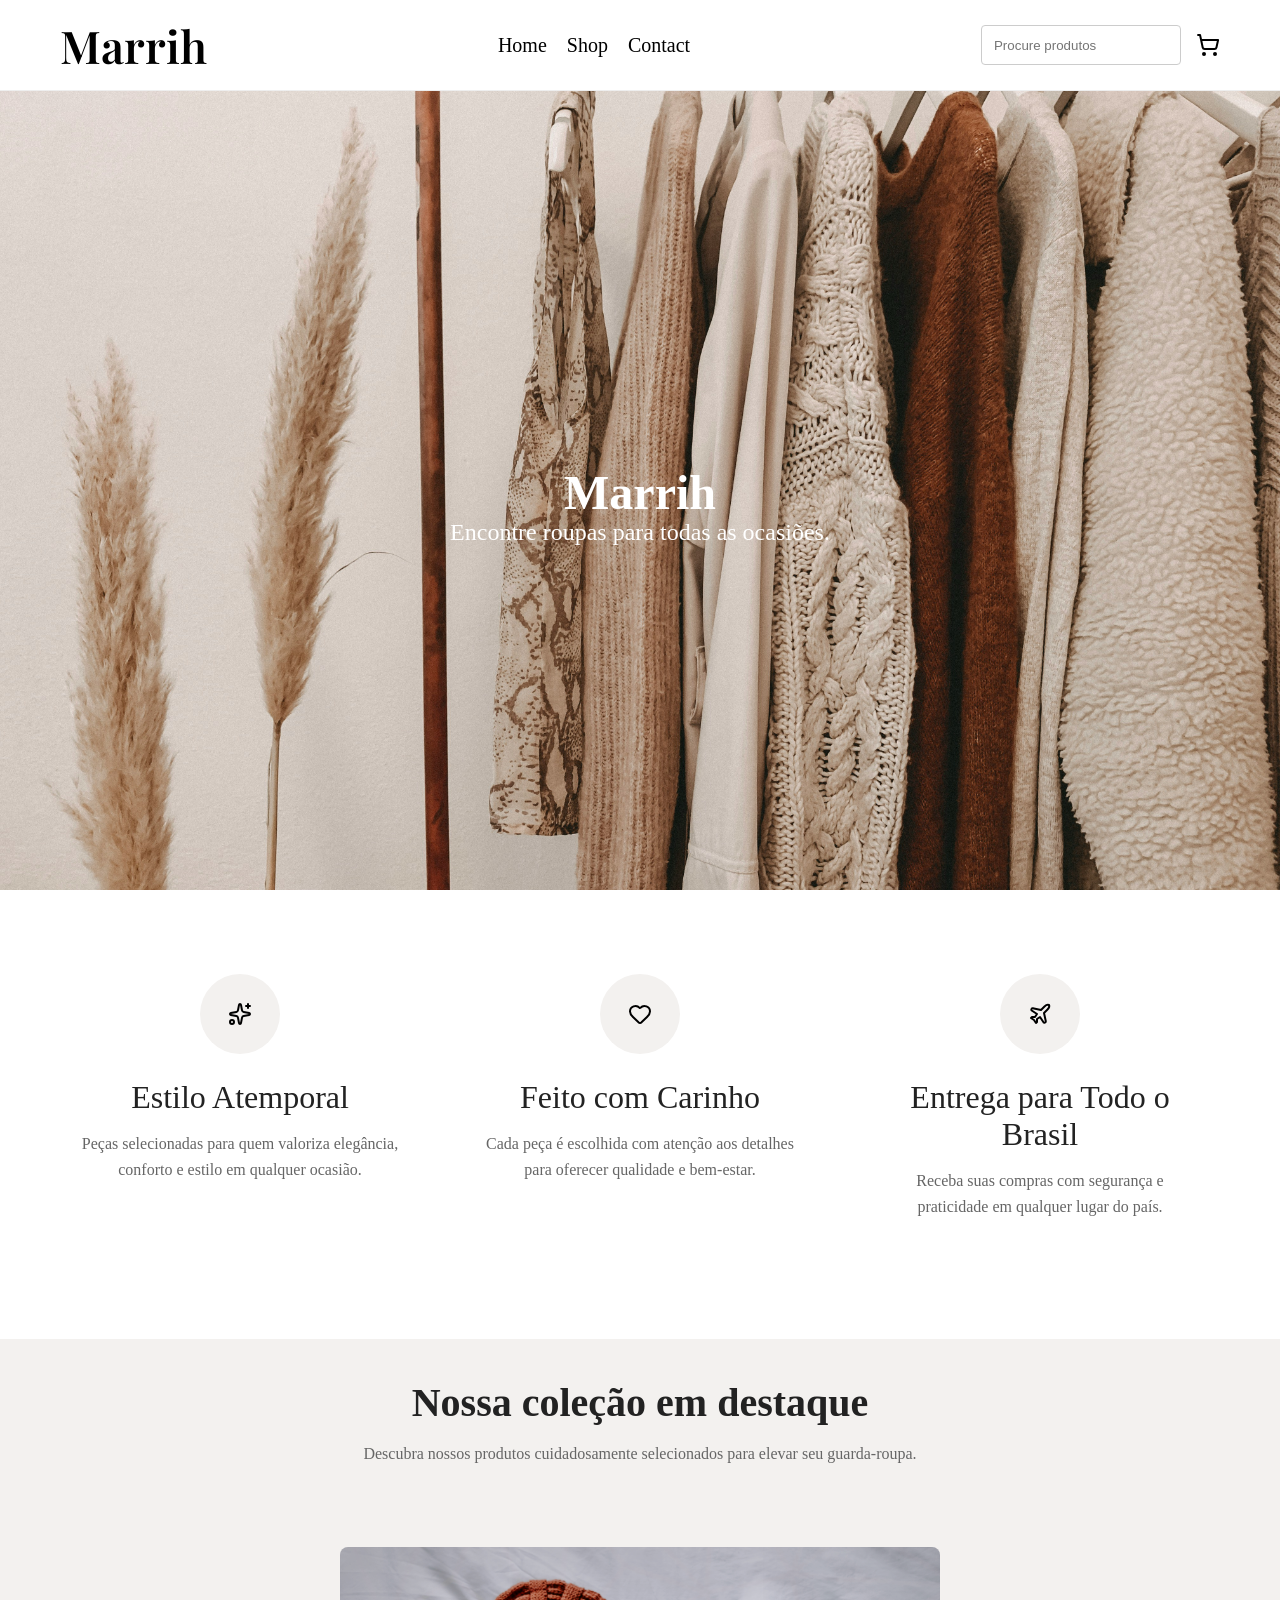
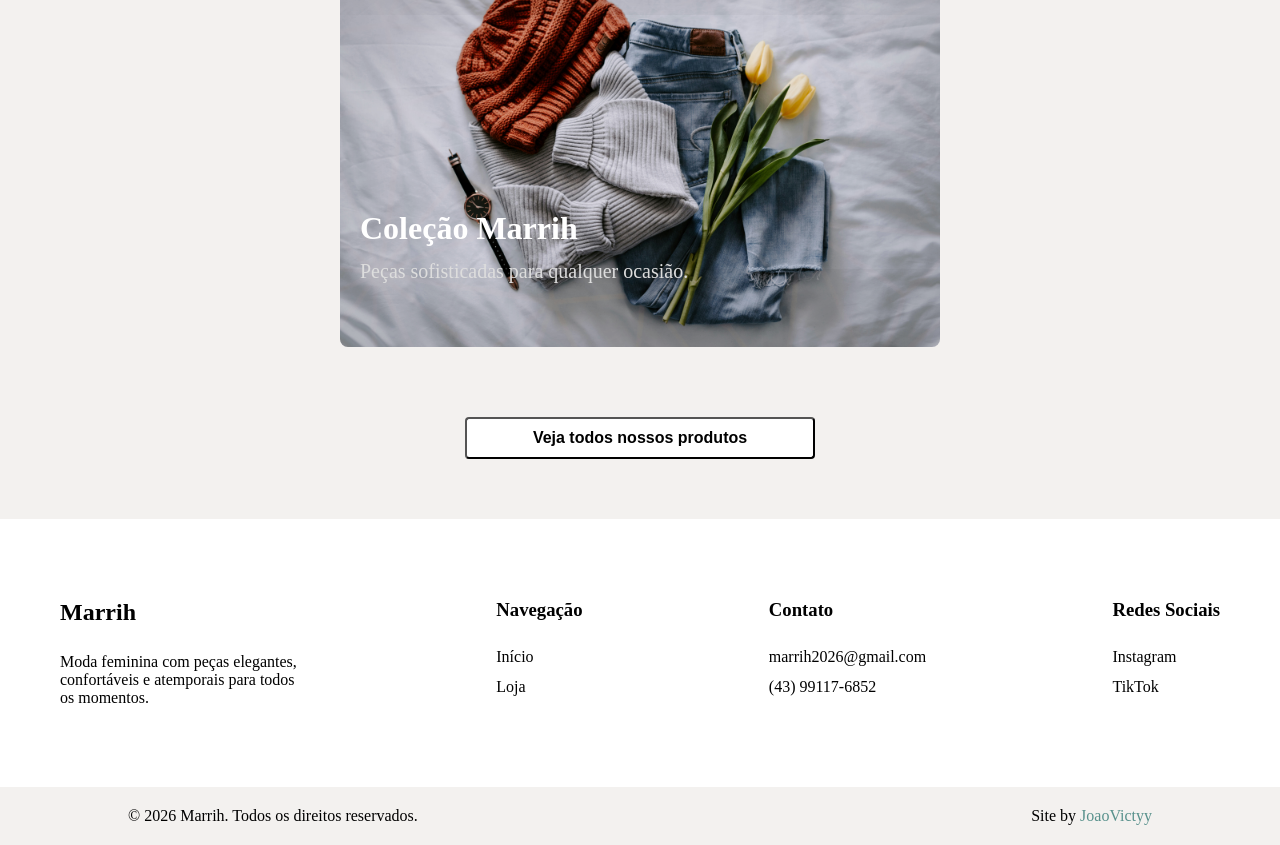
<file: index.html>
<!DOCTYPE html>
<html lang="pt-BR">

<head>
    <meta charset="UTF-8">
    <meta name="viewport" content="width=device-width, initial-scale=1.0">
    <title>Marrih</title>
    <link rel="stylesheet" href="style.css">
    <link rel="icon" type="image/png" sizes="32x32" href="./img/LogoMarrihFavicon.png">
    <link rel="stylesheet" href="shop.css">
</head>

<body>
    <header>

        <div class="logo">
            <p>Marrih</p>
        </div>

        <div class="infos">
            <ul>
                <a href="./index.html">
                    <li>Home</li>
                </a>
                <a href="./shop.html">
                    <li>Shop</li>
                </a>
                <a href="#contato">
                    <li>Contact</li>
                </a>
            </ul>
        </div>

        <div class="pesquisa">
            <input id="pesquisa" type="text" placeholder="Procure produtos">

            <div class="carrinho-container">
                <img id="carrinho" src="./img/shopping-cart.svg" alt="Carrinho">
                <span id="contador-carrinho">0</span>
            </div>
        </div>

    </header>

    <main>
        <div class="top">
            <img src="./img/fundo.jpg">

            <h1> Marrih</h1>
            <p>Encontre roupas para todas as ocasiões.</p>
        </div>

        <section class="beneficios">

            <div class="beneficio">
                <div class="icone">
                    <img src="./img/sparkles.svg" alt="">
                </div>

                <h3>Estilo Atemporal</h3>
                <p>Peças selecionadas para quem valoriza elegância, conforto e estilo em qualquer ocasião.</p>
            </div>

            <div class="beneficio">
                <div class="icone">
                    <img src="./img/heart.svg" alt="">
                </div>

                <h3>Feito com Carinho</h3>
                <p>Cada peça é escolhida com atenção aos detalhes para oferecer qualidade e bem-estar.</p>
            </div>

            <div class="beneficio">
                <div class="icone">
                    <img src="./img/plane.svg" alt="">
                </div>

                <h3>Entrega para Todo o Brasil</h3>
                <p>Receba suas compras com segurança e praticidade em qualquer lugar do país.</p>
            </div>
        </section>


        <section class="colection">
            <div class="obs">
                <h3>Nossa coleção em destaque</h3>
                <p>Descubra nossos produtos cuidadosamente selecionados para elevar seu guarda-roupa.</p>
                <div class="colection-items">

                    <div class="card">
                        <div class="imagem">
                            <img src="./img/roupaa.jpg" alt="" onclick="window.location.href='shop.html'">
                        </div>

                        <div class="texto">
                            <h1>Coleção Marrih</h1>
                            <p>Peças sofisticadas para qualquer ocasião.</p>
                        </div>
                    </div>

                </div>
                <button onclick="window.location.href='shop.html'">
                    Veja todos nossos produtos
                </button>

            </div>
        </section>
    </main>

    <footer>

        <div class="footer-container">

            <div class="coluna">
                <h2>Marrih</h2>

                <p>
                    Moda feminina com peças elegantes, confortáveis e atemporais para todos os momentos.
                </p>
            </div>

            <div class="coluna">
                <h3>Navegação</h3>

                <a href="#" onclick="window.location.href='index.html'">Início</a>
                <a href="#" onclick="window.location.href='shop.html'">Loja</a>
            </div>

            <div class="coluna" id="contato">
                <h3>Contato</h3>

                <p>marrih2026@gmail.com</p>
                <p>(43) 99117-6852</p>
            </div>

            <div class="coluna">
                <h3>Redes Sociais</h3>

                <a href="#">Instagram</a>
                <a href="#">TikTok</a>
            </div>

        </div>

    </footer>

    <div class="finish">
        <p>© 2026 Marrih. Todos os direitos reservados.</p>

        <p>
            Site by
            <a href="https://github.com/JoaoVictyy" target="_blank" rel="noopener noreferrer"
                style="color: rgba(87, 145, 140, 0.996); ">
                JoaoVictyy
            </a>
        </p>
    </div>

    <div id="carrinho-modal" class="carrinho-modal">
        <div class="carrinho-conteudo">
            <div class="carrinho-topo">
                <button id="fechar-carrinho"></button>
            </div>

            <div id="lista-carrinho"></div>

            <div class="carrinho-footer">
                <h4 id="quantidade-itens">Itens: 0</h4>
                <h3 id="total">Total: R$ 0,00</h3>

                <button id="finalizar-btn" onclick="enviarWhatsapp()">
                    Finalizar Pedido
                </button>

                <button id="esvaziar-btn" onclick="esvaziarCarrinho()">
                    Esvaziar Carrinho
                </button>
            </div>
        </div>
    </div>

</body>
<script src="script.js"></script>

</html>
</file>
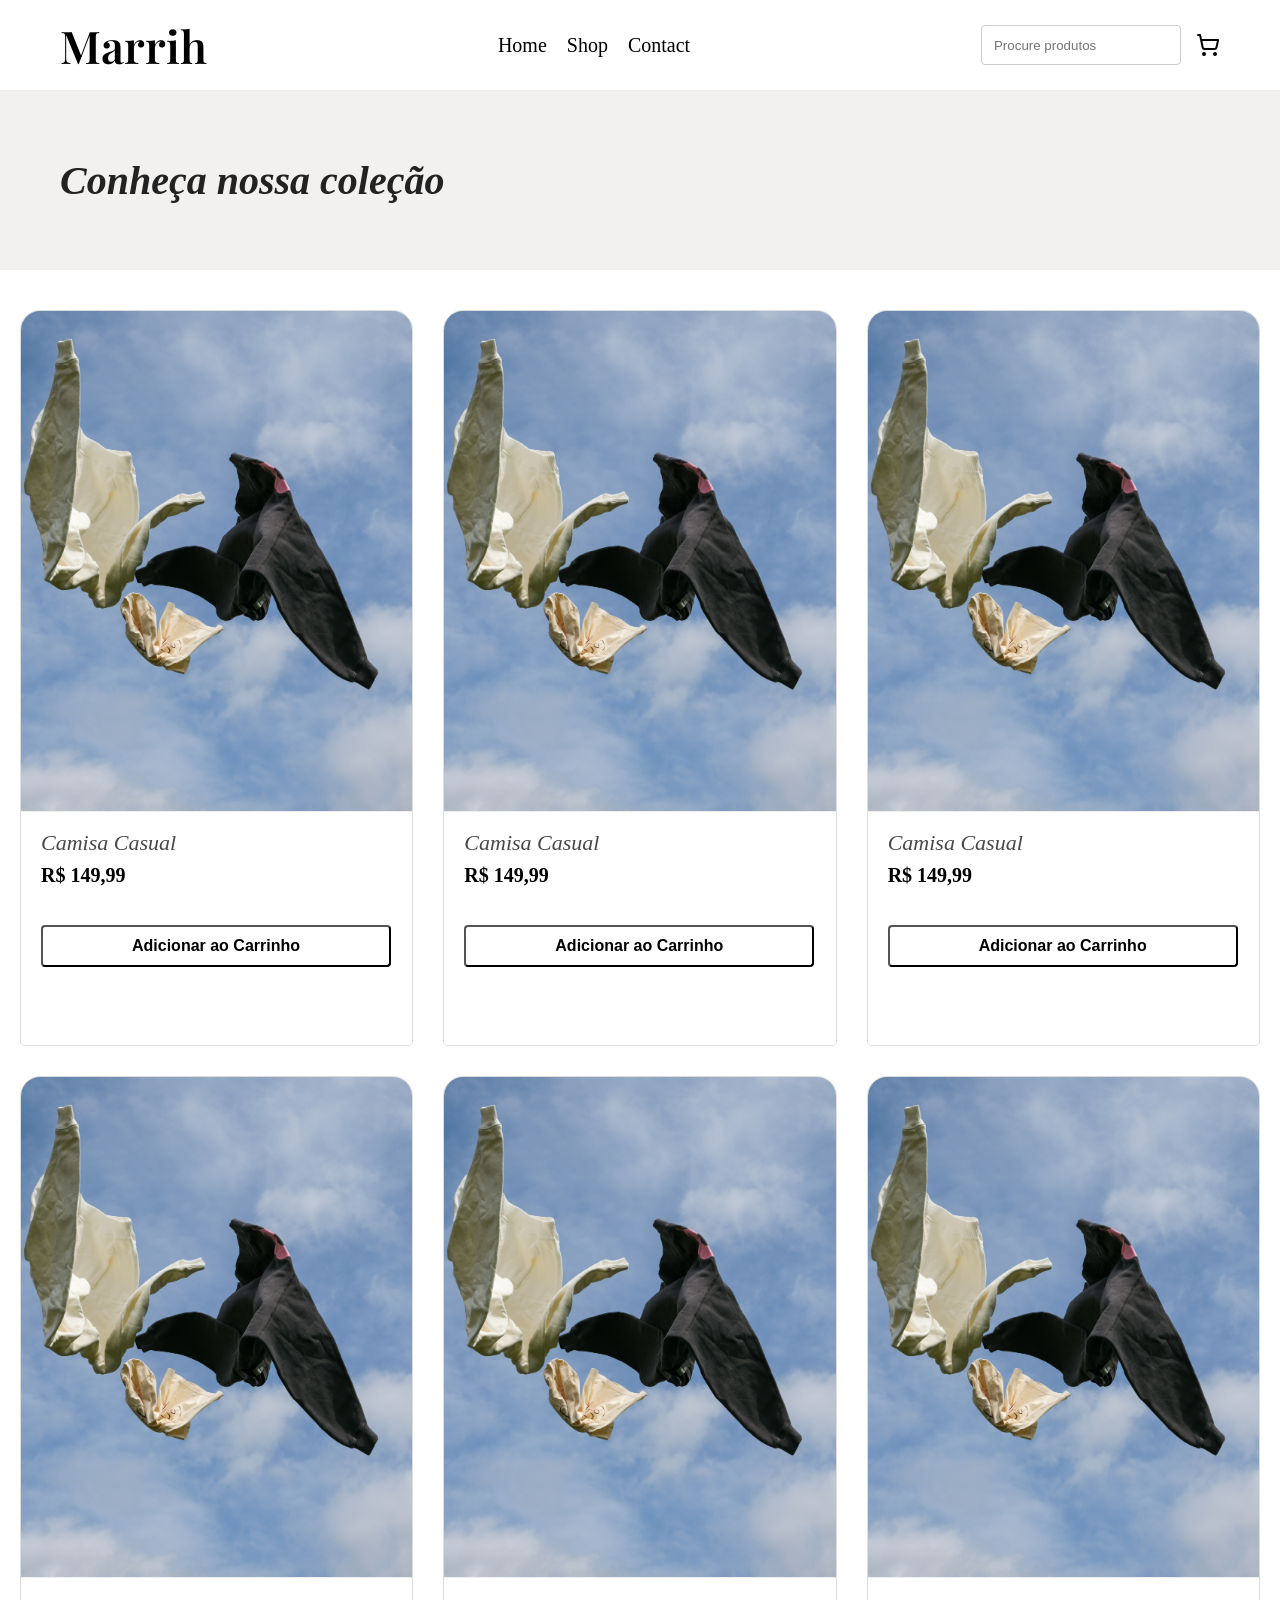
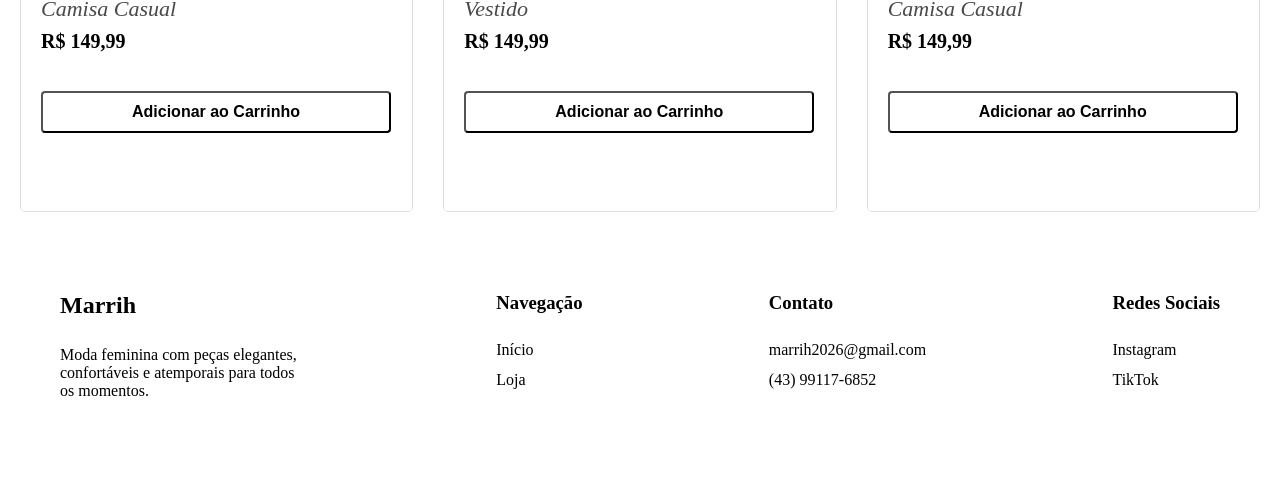
<file: shop.html>
<!DOCTYPE html>
<html lang="pt-BR">

<head>
    <meta charset="UTF-8">
    <meta name="viewport" content="width=device-width, initial-scale=1.0">
    <title>Marrih</title>

    <link rel="stylesheet" href="style.css">
    <link rel="stylesheet" href="shop.css">

    <link rel="icon" type="image/png" sizes="32x32" href="./img/LogoMarrihFavicon.png">
</head>

<body>

    <header>

        <div class="logo">
            <p>Marrih</p>
        </div>

        <div class="infos">
            <ul>
                <a href="./index.html">
                    <li>Home</li>
                </a>
                <a href="./shop.html">
                    <li>Shop</li>
                </a>
                <a href="#contato">
                    <li>Contact</li>
                </a>
            </ul>
        </div>

        <div class="pesquisa">

            <input type="text" placeholder="Procure produtos">

            <div class="carrinho-container">
                <img id="carrinho" src="./img/shopping-cart.svg" alt="Carrinho">

                <span id="contador-carrinho">0</span>
            </div>

        </div>

    </header>

    <main>

        <section class="colecao">
            <h1>Conheça nossa coleção</h1>
        </section>

        <section class="shop">

            <div class="produto">
                <div class="imagem-produto">
                    <img src="./img/Teste.jpg" alt="Camisa Casual">
                </div>

                <div class="textinho">
                    <h3>Camisa Casual</h3>
                    <p>R$ 149,99</p>
                    <button onclick="adicionarAoCarrinho(
                        'Camisa Casual',
                        149.99,
                        './img/Teste.jpg'
                        )">
                        Adicionar ao Carrinho
                    </button>
                </div>
            </div>

            <div class="produto">
                <div class="imagem-produto">
                    <img src="./img/Teste.jpg" alt="Camisa Casual">
                </div>

                <div class="textinho">
                    <h3>Camisa Casual</h3>
                    <p>R$ 149,99</p>
                    <button onclick="adicionarAoCarrinho(
                        'Camisa Casual',
                        149.99,
                        './img/Teste.jpg'
                        )">
                        Adicionar ao Carrinho
                    </button>
                </div>
            </div>

            <div class="produto">
                <div class="imagem-produto">
                    <img src="./img/Teste.jpg" alt="Camisa Casual">
                </div>

                <div class="textinho">
                    <h3>Camisa Casual</h3>
                    <p>R$ 149,99</p>
                    <button onclick="adicionarAoCarrinho(
                        'Camisa Casual',
                        149.99,
                        './img/Teste.jpg'
                        )">
                        Adicionar ao Carrinho
                    </button>
                </div>
            </div>

            <div class="produto">
                <div class="imagem-produto">
                    <img src="./img/Teste.jpg" alt="Camisa Casual">
                </div>

                <div class="textinho">
                    <h3>Camisa Casual</h3>
                    <p>R$ 149,99</p>
                    <button onclick="adicionarAoCarrinho(
                        'Camisa Casual',
                        149.99,
                        './img/Teste.jpg'
                        )">
                        Adicionar ao Carrinho
                    </button>
                </div>
            </div>

            <div class="produto">
                <div class="imagem-produto">
                    <img src="./img/Teste.jpg" alt="Camisa Casual">
                </div>

                <div class="textinho">
                    <h3>Vestido</h3>
                    <p>R$ 149,99</p>
                    <button onclick="adicionarAoCarrinho(
                        'Camisa Casual',
                        149.99,
                        './img/Teste.jpg'
                        )">
                        Adicionar ao Carrinho
                    </button>
                </div>
            </div>

            <div class="produto">
                <div class="imagem-produto">
                    <img src="./img/Teste.jpg" alt="Camisa Casual">
                </div>

                <div class="textinho">
                    <h3>Camisa Casual</h3>
                    <p>R$ 149,99</p>
                    <button onclick="adicionarAoCarrinho(
                        'Camisa Casual',
                        149.99,
                        './img/Teste.jpg'
                        )">
                        Adicionar ao Carrinho
                    </button>
                </div>
            </div>
        </section>

    </main>

    <footer>

        <div class="footer-container">

            <div class="coluna">
                <h2>Marrih</h2>

                <p>
                    Moda feminina com peças elegantes, confortáveis e atemporais para todos os momentos.
                </p>
            </div>

            <div class="coluna">
                <h3>Navegação</h3>

                <a href="#" onclick="window.location.href='index.html'">Início</a>
                <a href="#" onclick="window.location.href='shop.html'">Loja</a>
            </div>

            <div class="coluna" id="contato">
                <h3>Contato</h3>

                <p>marrih2026@gmail.com</p>
                <p>(43) 99117-6852</p>
            </div>

            <div class="coluna" id="contato">
                <h3>Redes Sociais</h3>

                <a href="#">Instagram</a>
                <a href="#">TikTok</a>
            </div>

        </div>

    </footer>

    <div id="carrinho-modal" class="carrinho-modal">
        <div class="carrinho-conteudo">
            <div class="carrinho-topo">
                <button id="fechar-carrinho"></button>
            </div>

            <div id="lista-carrinho"></div>
            <div class="carrinho-footer">

                <h4 id="quantidade-itens">
                    Itens: 0
                </h4>

                <h3 id="total">
                    Total: R$ 0,00
                </h3>
                <button id="finalizar-btn" onclick="enviarWhatsapp()">
                    Finalizar Pedido
                </button>

                <button id="esvaziar-btn" onclick="esvaziarCarrinho()">
                    Esvaziar Carrinho
                </button>

            </div>
        </div>
    </div>
</body>
<script src="script.js"></script>

</html>
</file>
<file: style.css>
@import url('https://fonts.googleapis.com/css2?family=DM+Serif+Display:ital@0;1&family=Instrument+Serif:ital@0;1&family=Playfair+Display:ital,wght@0,400..900;1,400..900&display=swap');

* {
    margin: 0;
    padding: 0;
    box-sizing: border-box;
    user-select: none;
}

html {
    scroll-behavior: smooth;
}

body {
     padding-top: 90px;
}

@keyframes pageEnter {
    from {
        opacity: 0;
        transform: translateY(30px);
    }

    to {
        opacity: 1;
        transform: translateY(0);
    }
}
header {
    position: fixed !important;
    top: 0 !important;
    left: 0 !important;
    width: 100% !important;

    display: flex;
    justify-content: space-between;
    align-items: center;

    padding: 15px 40px;

    background: white !important;

    z-index: 999999 !important;

    border-bottom: 1px solid #eee;
}
.logo {
    font-family: 'Playfair Display', serif;
    font-size: 45px;
    font-weight: 600;
    color: #000;
    margin-left: 20px;
    cursor: pointer;
}

.infos a {
    text-decoration: none;
}

.infos ul {
    display: flex;
    list-style: none;
    gap: 20px;
}

.infos ul li {
    font-size: 20px;
    font-weight: 500;
    color: #000;
    cursor: pointer;
}

.infos ul li:hover {
    color: #555;
}

main {
    opacity: 0;
    transform: translateY(30px);
    animation: pageEnter 0.8s ease-out forwards;
}

.pesquisa {
    display: flex;
    align-items: center;
    margin-right: 20px;
}

.pesquisa input {
    padding: 8px 12px;
    border: 1px solid #ccc;
    border-radius: 4px;
    width: 200px;
    height: 40px;
}

.pesquisa img {
    width: 24px;
    height: 24px;
    margin-left: 15px;
    cursor: pointer;
}

.top {
    position: relative;
    text-align: center;
    color: white;
}

.top img {
    width: 100%;
    height: 800px;
    object-fit: cover;
}

.top h1 {
    position: absolute;
    top: 50%;
    left: 50%;
    transform: translate(-50%, -50%);
    font-size: 48px;
    font-weight: 700;
}

.top p {
    position: absolute;
    top: 55%;
    left: 50%;
    transform: translate(-50%, -50%);
    font-size: 24px;
    font-weight: 500;
}

.beneficios {
    display: flex;
    justify-content: center;
    gap: 80px;
    padding: 80px 20px;
    text-align: center;
    flex-wrap: wrap;
}

.beneficio {
    max-width: 320px;
}

.icone {
    width: 80px;
    height: 80px;
    background-color: #f3f1ef;
    border-radius: 50%;
    margin: 0 auto 25px;

    display: flex;
    align-items: center;
    justify-content: center;
}

.beneficio h3 {
    font-size: 32px;
    font-weight: 500;
    margin-bottom: 15px;
    color: #222;
}

.beneficio p {
    color: #666;
    line-height: 1.6;
}

.colection {
    background-color: #f3f1ef;
}

.colection h3 {
    font-weight: 700;
    font-size: 40px;
    margin-top: 40px;
    margin-bottom: 15px;
    color: #222;
}

.obs {
    display: flex;
    justify-content: center;
    align-items: center;
    flex-direction: column;
    margin-top: 40px;
}

.colection p {
    color: #666;
    line-height: 1.6;
    margin-bottom: 40px;
}

.colection-items {
    display: flex;
    justify-content: center;
    gap: 40px;
    padding: 40px 20px;
    flex-wrap: wrap;
}

.card {
    position: relative;
    width: 100%;
    max-width: 600px;
}

.imagem {
    position: relative;
    overflow: hidden;
    border-radius: 8px;
    height: 400px;
}

.imagem::after {
    content: "";
    position: absolute;
    inset: 0;
    box-shadow: inset 0 0 200px rgba(0, 0, 0, 0.4);
    pointer-events: none;
}

.imagem img {
    cursor: pointer;
    width: 100%;
    height: 400px;
    object-fit: cover;
    display: block;
    transition: transform .4s ease;
}

.card:hover img {
    transform: scale(1.1);
}

.texto {
    cursor: pointer;
    position: absolute;
    bottom: 20px;
    left: 20px;
    color: white;
    z-index: 2;
}

.texto h1 {
    margin: 0;
    font-size: 32px;
}

.texto p {
    margin-top: 8px;
    font-size: 20px;
    color: #ddd;
}

button {
    background-color: #ffffff;
    color: #000;
    border-color: #000;
    border-radius: 4px;
    width: 350px;
    font-size: 16px;
    font-weight: 600;
    cursor: pointer;
    padding: 10px 20px;
    margin-top: 30px;
    margin-bottom: 60px;
    transition: all 0.3s ease;
}

button:hover {
    background-color: #000;
    color: #fff;
    border-color: #fff;
}

footer {
    background: #ffffff;
    color: #000;

    max-width: 1200px;
    margin: 40px auto;
    padding: 40px 20px;
}

.footer-container {
    display: flex;
    justify-content: space-between;
    gap: 60px;
    flex-wrap: wrap;
}

.coluna {
    display: flex;
    flex-direction: column;
    gap: 12px;
    max-width: 250px;
}

.coluna h2,
.coluna h3 {
    margin-bottom: 15px;
}

.coluna a {
    color: #000;
    text-decoration: none;
    transition: 0.3s;
}

.coluna a:hover {
    color: #666;
}

.finish {
    background: #f3f1ef;
    color: #000;

    display: flex;
    justify-content: space-between;
    align-items: center;

    padding: 20px 10%;
}

.finish a {
    color: rgba(87, 145, 140, 0.996);
    text-decoration: none;
    transition: color 0.3s ease;
}

.finish a:hover {
    color: #fff;
}

@media (max-width: 768px) {

    header {
        flex-direction: column;
        gap: 20px;
    }

    .beneficios {
        flex-direction: column;
        align-items: center;
    }

    .colection-items {
        flex-direction: column;
        align-items: center;
    }

    .footer-container {
        flex-direction: column;
        gap: 30px;
    }

    .finish {
        flex-direction: column;
        text-align: center;
        gap: 10px;
    }

    .top h1 {
        font-size: 36px;
    }

    .top p {
        font-size: 18px;
    }

    .pesquisa input {
        width: 100%;
        max-width: 250px;
    }
}




/*RESPONSIVIDADE*/

@media (max-width: 768px) {
    body {
        padding-top: 170px;
    }

    header {
        flex-direction: column;
        padding: 15px 20px;
        gap: 15px;
    }

    .logo {
        font-size: 38px;
        margin-left: 0;
    }

    .infos ul {
        gap: 25px;
    }

    .infos ul li {
        font-size: 18px;
    }

    .pesquisa {
        width: 100%;
        justify-content: center;
        margin-right: 0;
    }

    .pesquisa input {
        width: 80%;
    }

    .top img {
        height: 500px;
    }

    .top h1 {
        font-size: 42px;
    }

    .top p {
        width: 90%;
        top: 58%;
        font-size: 18px;
    }

    .beneficios {
        padding: 50px 20px;
        gap: 40px;
    }

    .colection h3 {
        font-size: 32px;
        text-align: center;
    }

    .colection p {
        text-align: center;
        padding: 0 20px;
    }

    button {
        width: 90%;
        max-width: 350px;
    }
}
</file>
<file: shop.css>
body {
    overflow-x: hidden;
}



.colecao {
    background-color: #f3f1ef;
    height: 180px;

    display: flex;
    justify-content: left;
    align-items: center;
}

.colecao h1 {
    font-style: italic;
    font-size: 40px;
    margin-left: 60px;
    font-weight: 600;
    color: #222;
}

.shop {
    display: grid;
    grid-template-columns: repeat(3, 1fr);
    gap: 30px;

    max-width: 1400px;
    margin: 40px auto;
    padding: 0 20px;
}

.produto {
    background-color: #fff;
    border: 1px solid #ddd;
    border-radius: 20px 20px 5px 5px;
    overflow: hidden;
    cursor: pointer;

    transition: box-shadow 0.3s ease;
}

.produto:hover {
    box-shadow: 0 10px 25px rgba(0, 0, 0, 0.12);
}

.imagem-produto {
    position: relative;
    overflow: hidden;
}

.imagem-produto img {
    width: 100%;
    height: 500px;
    object-fit: cover;
    display: block;

    transition: transform 0.4s ease;
}

.imagem-produto:hover img {
    transform: scale(1.05);
}

.imagem-produto::after {
    content: "";
    position: absolute;
    inset: 0;

    background: linear-gradient(to top,
            rgba(0, 0, 0, 0.4),
            transparent);

    opacity: 0;
    transition: opacity 0.4s ease;

    pointer-events: none;
}

.imagem-produto:hover::after {
    opacity: 1;
}

.textinho {
    background-color: #fff;

    padding: 18px 20px;

    border-top: 1px solid #eee;

    display: flex;
    flex-direction: column;
    gap: 8px;
}

.textinho h3 {
    font-style: italic;
    font-size: 22px;
    font-weight: 500;
    color: #494949;

    margin: 0;
}

.textinho p {
    font-size: 20px;
    color: #000;
    font-weight: bold;

    margin: 0;
}




.carrinho-modal {
    position: fixed;
    inset: 0;

    background: rgba(0, 0, 0, .3);

    display: flex;
    justify-content: flex-end;

    opacity: 0;
    visibility: hidden;

    transition: .3s;

    z-index: 1000000 !important;
}

.carrinho-modal.ativo {
    opacity: 1;
    visibility: visible;
}

.carrinho-conteudo {
    width: 450px;
    max-width: 100%;
    height: 100%;

    background: #fff;
    border-left: 1px solid #eee;

    display: flex;
    flex-direction: column;

    transform: translateX(100%);
    transition: transform .4s ease;

    box-shadow: -5px 0 20px rgba(0, 0, 0, .2);
}

.carrinho-modal.ativo .carrinho-conteudo {
    transform: translateX(0);
}

.carrinho-topo {
    display: flex;
    justify-content: space-between;
    align-items: center;

    padding: 20px;

    border-bottom: 1px solid #ddd;
}

#fechar-carrinho {
    background: transparent;
    border: none;
    width: 40px;
    height: 40px;
    margin: 0;

    display: flex;
    align-items: center;
    justify-content: center;

    font-size: 24px;
    font-weight: bold;
    cursor: pointer;

    border-radius: 50%;
}

#fechar-carrinho:hover {
    background: #f1f1f1;
    color: crimson;
}

#lista-carrinho {
    flex: 1;
    overflow-y: auto;

    padding: 20px;
}

.item-carrinho {
    background: #fafafa;
    border-radius: 12px;
    padding: 15px;
    margin-bottom: 15px;
    border: 1px solid #eee;
    display: flex;
    align-items: center;
    gap: 12px;
    display: flex;
    align-items: center;
    gap: 15px;

    padding: 20px;
    margin-bottom: 15px;

    border: 1px solid #e5e5e5;
    border-radius: 18px;

    background: #fff;
}

.remover {
    background: crimson;
    color: white;
    border: none;

    padding: 6px 12px;

    cursor: pointer;
}

.carrinho-footer {
    padding: 20px;
    border-top: 1px solid #ddd;
    margin-top: 10px;
}

.carrinho-footer button {
    margin-top: 10px;
}


.miniatura {
    width: 110px;
    height: 110px;

    object-fit: cover;
    border-radius: 15px;

    flex-shrink: 0;
}


.vazio {
    text-align: center;
    margin-top: 50px;
    color: #777;
}

.carrinho-vazio {
    display: flex;
    flex-direction: column;
    align-items: center;
    justify-content: center;

    height: 100%;

    text-align: center;
    padding: 40px;
}

.carrinho-vazio img {
    width: 90px;
    opacity: .4;
    margin-bottom: 20px;
}

.carrinho-vazio h3 {
    font-size: 24px;
    margin-bottom: 10px;
    color: #222;
}

.carrinho-vazio p {
    color: #777;
    max-width: 250px;
}

.carrinho-container {
    position: relative;
    display: flex;
    align-items: center;
}

#contador-carrinho {
    position: absolute;
    top: -10px;
    right: -10px;

    width: 20px;
    height: 20px;

    background: #000;
    color: #fff;

    border-radius: 50%;

    display: none;
    align-items: center;
    justify-content: center;

    font-size: 12px;
    font-weight: bold;
}

#fechar-carrinho {
    all: unset !important;
    display: flex !important;
    align-items: center;
    justify-content: center;

    width: 40px !important;
    height: 40px !important;

    color: #000 !important;
    font-size: 28px !important;
    font-weight: 900 !important;
    line-height: 1 !important;

    cursor: pointer;
    z-index: 999999;
}

#fechar-carrinho::before {
    content: "✕";
    cursor: pointer;

}

#fechar-carrinho:hover {
    color: crimson !important;
}

.info-item {
    flex: 1;
}

.info-item h4 {
    font-size: 20px;
    margin-bottom: 8px;
}

.remover-link {
    flex-shrink: 0;

    border: none;

    color: #ff4d4d;
    cursor: pointer;

    margin: 0;
    padding: 0;

    font-size: 12px;

    width: 80px;
    height: 40px;
}





/* RESPONSIVIDADE */

@media (max-width: 900px) {
    .shop {
        grid-template-columns: repeat(2, 1fr);
    }

    .imagem-produto img {
        height: 420px;
    }
}

@media (max-width: 600px) {
    .colecao {
        height: 140px;
        justify-content: center;
        text-align: center;
    }

    .colecao h1 {
        font-size: 32px;
        margin-left: 0;
    }

    .shop {
        grid-template-columns: 1fr;
        padding: 0 15px;
    }

    .imagem-produto img {
        height: 430px;
    }

    .carrinho-conteudo {
        width: 100%;
    }

    .item-carrinho {
        flex-direction: column;
        align-items: flex-start;
    }

    .miniatura {
        width: 100%;
        height: 250px;
    }

    .remover-link {
        width: auto;
        height: auto;
    }
}
</file>
